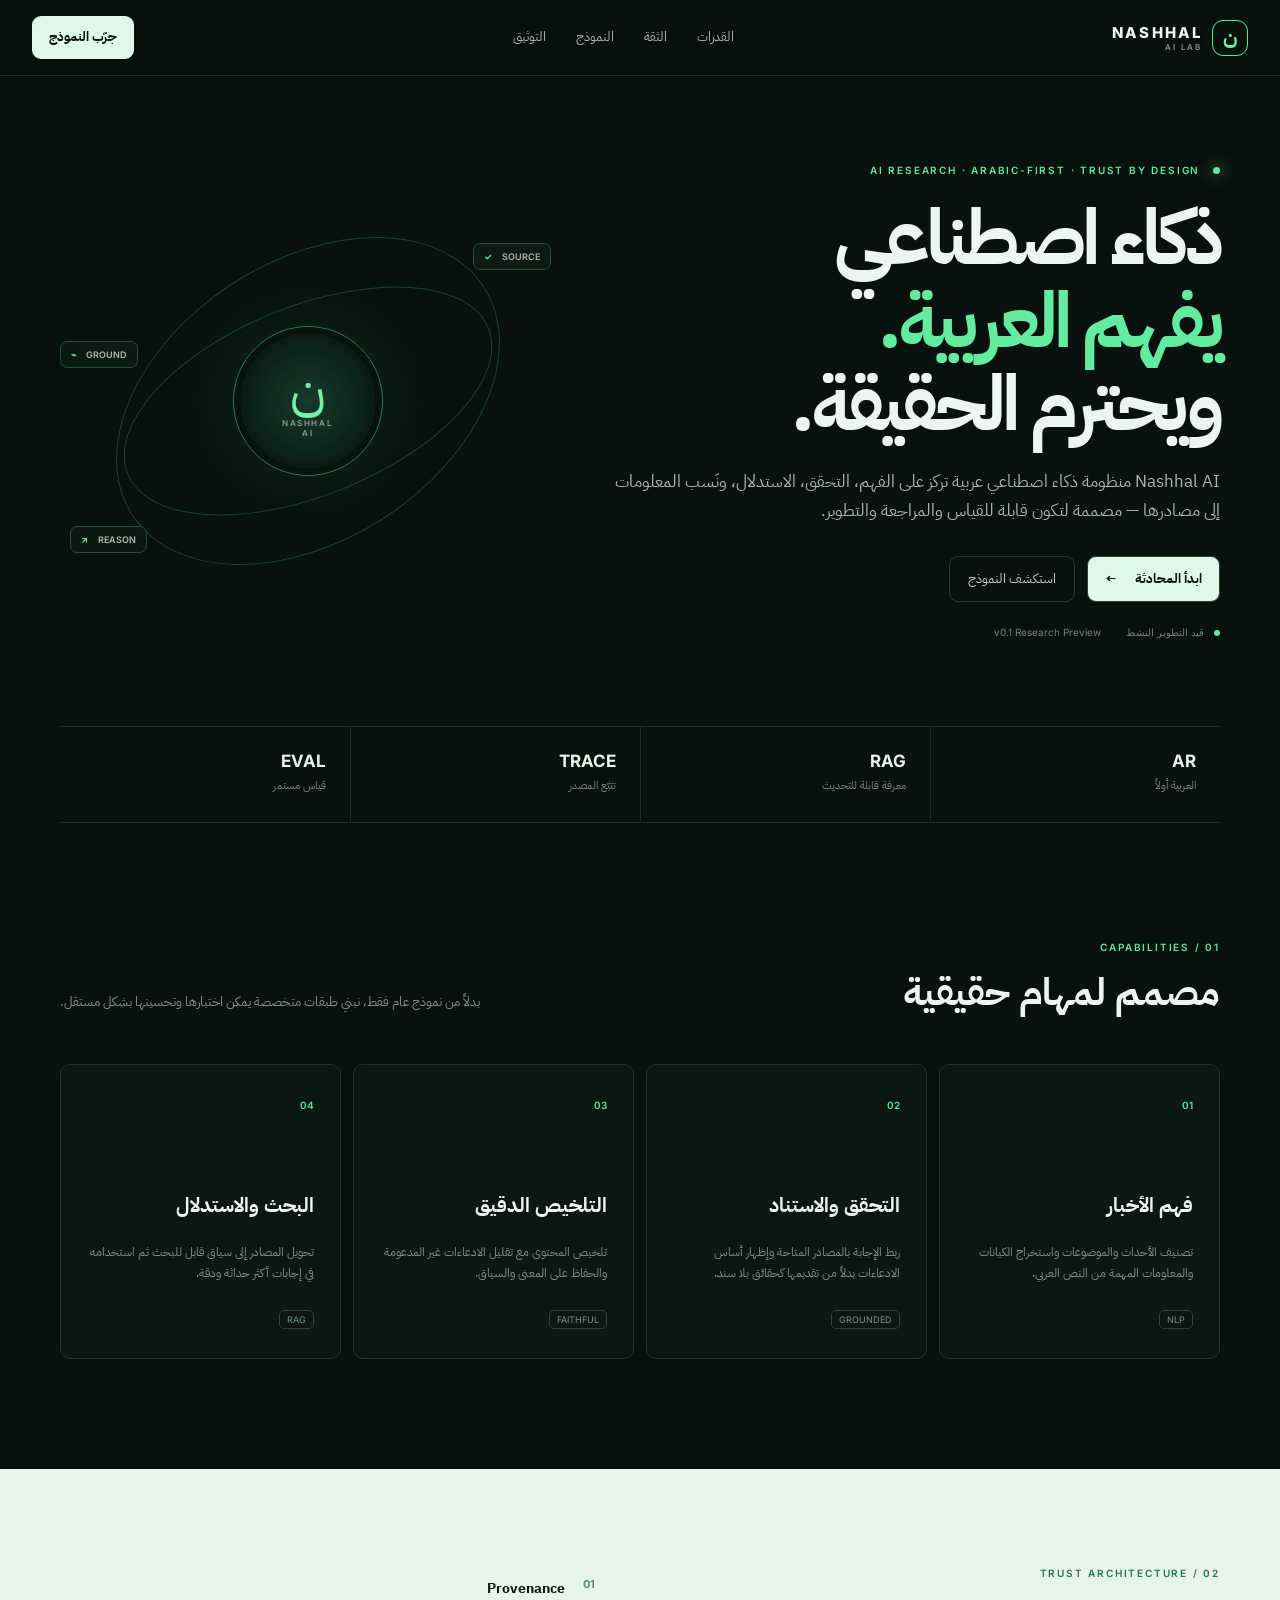
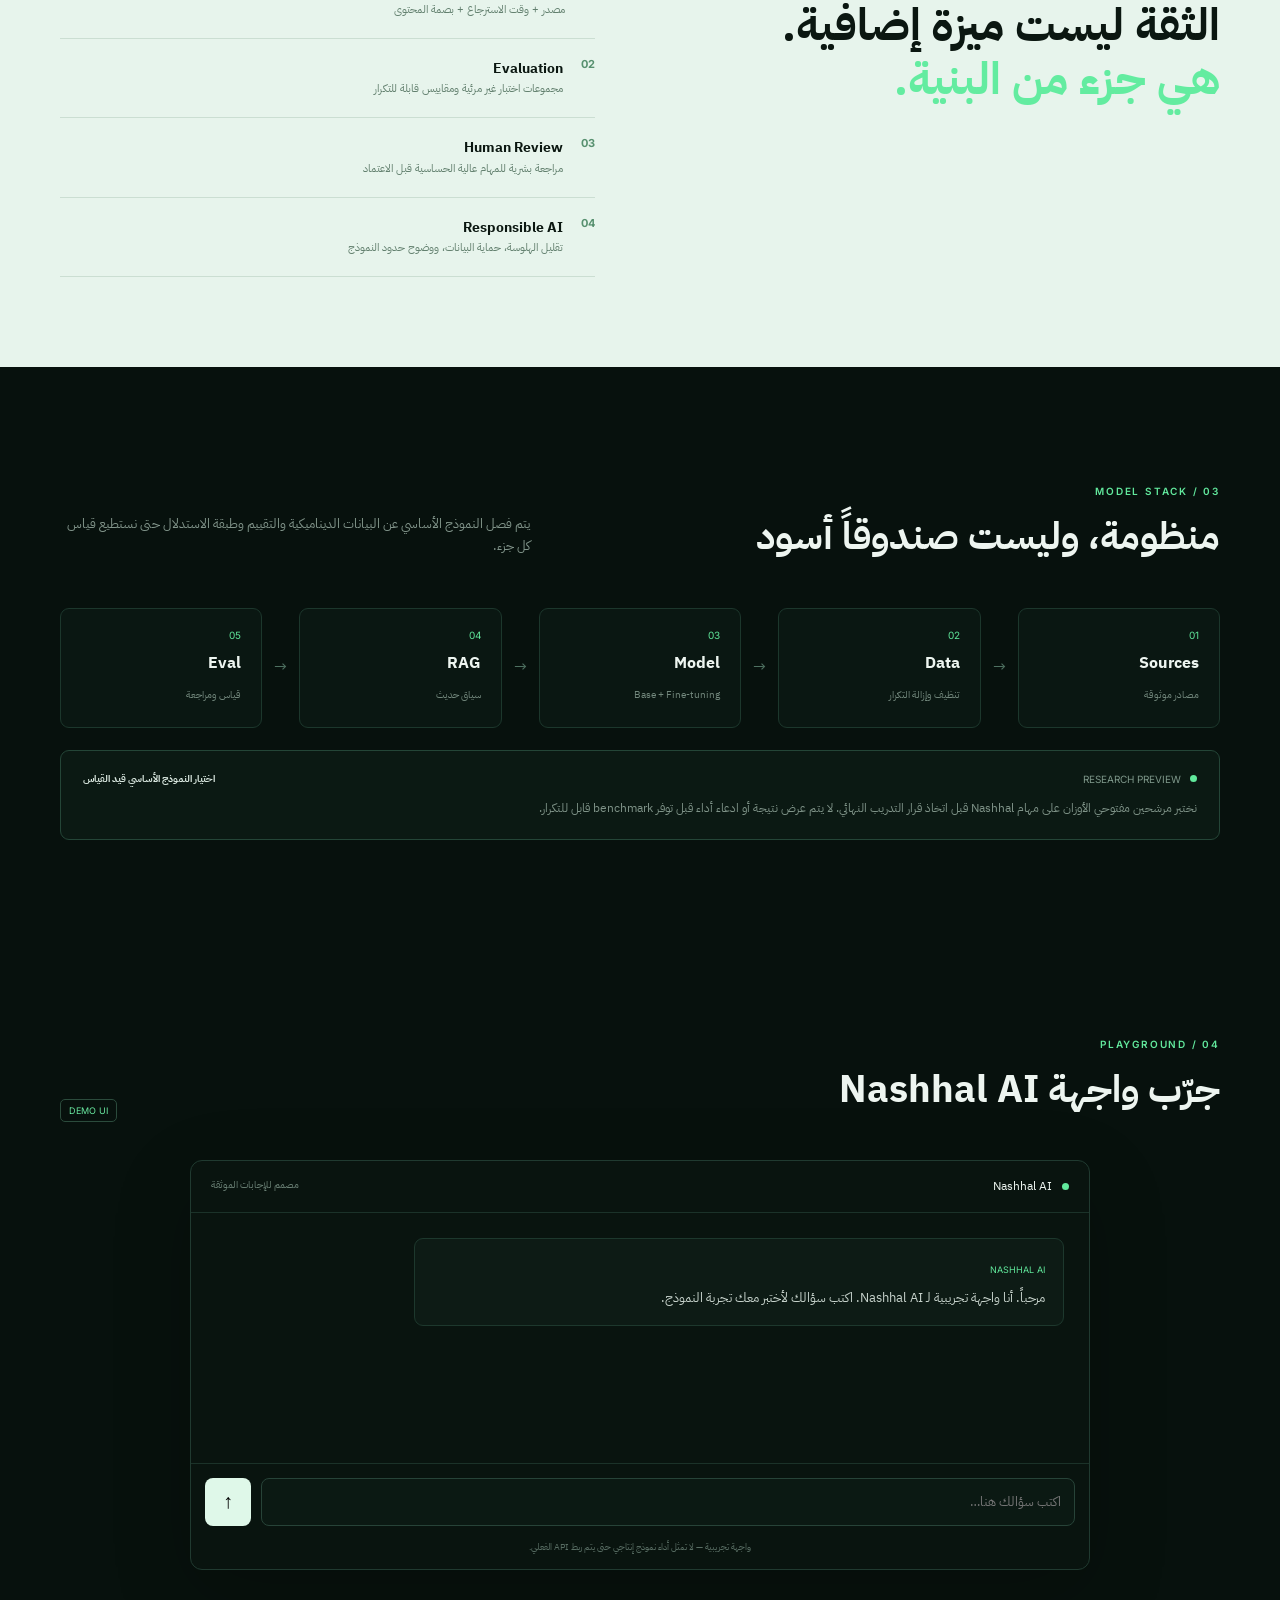
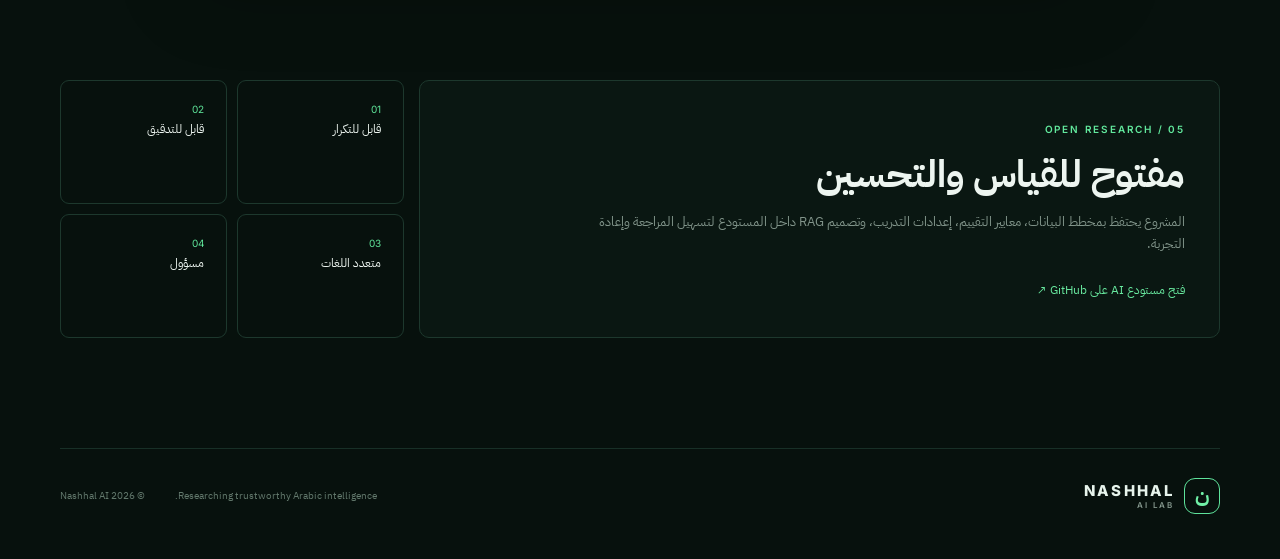
<file: ai/index.html>
<!doctype html>
<html lang="ar" dir="rtl">
<head>
  <meta charset="utf-8">
  <meta name="viewport" content="width=device-width, initial-scale=1">
  <meta name="description" content="Nashhal AI — منصة النموذج الذكي العربي المبنية للمعرفة الموثقة والذكاء الاصطناعي المسؤول.">
  <meta name="theme-color" content="#07110d">
  <title>Nashhal AI — الذكاء الاصطناعي الموثوق</title>
  <link rel="preconnect" href="https://fonts.googleapis.com">
  <link rel="preconnect" href="https://fonts.gstatic.com" crossorigin>
  <link href="https://fonts.googleapis.com/css2?family=IBM+Plex+Sans+Arabic:wght@400;500;600;700&family=Inter:wght@500;600;700;800&display=swap" rel="stylesheet">
  <link rel="stylesheet" href="styles.css">
</head>
<body>
  <header class="topbar">
    <a class="brand" href="#top" aria-label="Nashhal AI">
      <span class="mark">ن</span>
      <span><strong>NASHHAL</strong><small>AI LAB</small></span>
    </a>
    <nav>
      <a href="#capabilities">القدرات</a>
      <a href="#trust">الثقة</a>
      <a href="#model">النموذج</a>
      <a href="#docs">التوثيق</a>
    </nav>
    <a class="nav-cta" href="#playground">جرّب النموذج</a>
  </header>

  <main id="top">
    <section class="hero shell">
      <div class="hero-copy">
        <div class="eyebrow"><i></i> AI RESEARCH · ARABIC-FIRST · TRUST BY DESIGN</div>
        <h1>ذكاء اصطناعي<br><em>يفهم العربية.</em><br>ويحترم الحقيقة.</h1>
        <p class="lead">Nashhal AI منظومة ذكاء اصطناعي عربية تركز على الفهم، التحقق، الاستدلال، ونَسب المعلومات إلى مصادرها — مصممة لتكون قابلة للقياس والمراجعة والتطوير.</p>
        <div class="hero-actions">
          <a class="button primary" href="#playground">ابدأ المحادثة <span>←</span></a>
          <a class="button ghost" href="#model">استكشف النموذج</a>
        </div>
        <div class="hero-meta"><span><b></b> قيد التطوير النشط</span><span>v0.1 Research Preview</span></div>
      </div>
      <div class="hero-visual" aria-label="Nashhal AI system visualization">
        <div class="orbital orbital-a"></div><div class="orbital orbital-b"></div>
        <div class="core"><span>ن</span><small>NASHHAL<br>AI</small></div>
        <div class="signal s1">SOURCE <b>✓</b></div>
        <div class="signal s2">REASON <b>↗</b></div>
        <div class="signal s3">GROUND <b>⌁</b></div>
      </div>
    </section>

    <section class="metrics shell" aria-label="Model principles">
      <div><strong>AR</strong><span>العربية أولاً</span></div>
      <div><strong>RAG</strong><span>معرفة قابلة للتحديث</span></div>
      <div><strong>TRACE</strong><span>تتبّع المصدر</span></div>
      <div><strong>EVAL</strong><span>قياس مستمر</span></div>
    </section>

    <section id="capabilities" class="section shell">
      <div class="section-head"><div><span class="kicker">01 / CAPABILITIES</span><h2>مصمم لمهام حقيقية</h2></div><p>بدلاً من نموذج عام فقط، نبني طبقات متخصصة يمكن اختبارها وتحسينها بشكل مستقل.</p></div>
      <div class="cards">
        <article class="card"><span class="num">01</span><h3>فهم الأخبار</h3><p>تصنيف الأحداث والموضوعات واستخراج الكيانات والمعلومات المهمة من النص العربي.</p><span class="tag">NLP</span></article>
        <article class="card"><span class="num">02</span><h3>التحقق والاستناد</h3><p>ربط الإجابة بالمصادر المتاحة وإظهار أساس الادعاءات بدلاً من تقديمها كحقائق بلا سند.</p><span class="tag">GROUNDED</span></article>
        <article class="card"><span class="num">03</span><h3>التلخيص الدقيق</h3><p>تلخيص المحتوى مع تقليل الادعاءات غير المدعومة والحفاظ على المعنى والسياق.</p><span class="tag">FAITHFUL</span></article>
        <article class="card"><span class="num">04</span><h3>البحث والاستدلال</h3><p>تحويل المصادر إلى سياق قابل للبحث ثم استخدامه في إجابات أكثر حداثة ودقة.</p><span class="tag">RAG</span></article>
      </div>
    </section>

    <section id="trust" class="trust-band">
      <div class="shell trust-grid">
        <div><span class="kicker">02 / TRUST ARCHITECTURE</span><h2>الثقة ليست ميزة إضافية.<br><em>هي جزء من البنية.</em></h2></div>
        <div class="trust-list">
          <div><b>01</b><span><strong>Provenance</strong><small>مصدر + وقت الاسترجاع + بصمة المحتوى</small></span></div>
          <div><b>02</b><span><strong>Evaluation</strong><small>مجموعات اختبار غير مرئية ومقاييس قابلة للتكرار</small></span></div>
          <div><b>03</b><span><strong>Human Review</strong><small>مراجعة بشرية للمهام عالية الحساسية قبل الاعتماد</small></span></div>
          <div><b>04</b><span><strong>Responsible AI</strong><small>تقليل الهلوسة، حماية البيانات، ووضوح حدود النموذج</small></span></div>
        </div>
      </div>
    </section>

    <section id="model" class="section shell model-section">
      <div class="section-head"><div><span class="kicker">03 / MODEL STACK</span><h2>منظومة، وليست صندوقاً أسود</h2></div><p>يتم فصل النموذج الأساسي عن البيانات الديناميكية والتقييم وطبقة الاستدلال حتى نستطيع قياس كل جزء.</p></div>
      <div class="pipeline">
        <div><span>01</span><b>Sources</b><small>مصادر موثوقة</small></div><i>→</i>
        <div><span>02</span><b>Data</b><small>تنظيف وإزالة التكرار</small></div><i>→</i>
        <div><span>03</span><b>Model</b><small>Base + Fine-tuning</small></div><i>→</i>
        <div><span>04</span><b>RAG</b><small>سياق حديث</small></div><i>→</i>
        <div><span>05</span><b>Eval</b><small>قياس ومراجعة</small></div>
      </div>
      <div class="model-panel">
        <div><span class="status-dot"></span><span>RESEARCH PREVIEW</span><b>اختيار النموذج الأساسي قيد القياس</b></div>
        <p>نختبر مرشحين مفتوحي الأوزان على مهام Nashhal قبل اتخاذ قرار التدريب النهائي. لا يتم عرض نتيجة أو ادعاء أداء قبل توفر benchmark قابل للتكرار.</p>
      </div>
    </section>

    <section id="playground" class="playground shell">
      <div class="play-head"><div><span class="kicker">04 / PLAYGROUND</span><h2>جرّب واجهة Nashhal AI</h2></div><span class="preview-badge">DEMO UI</span></div>
      <div class="chat-window">
        <div class="chat-top"><span><i></i> Nashhal AI</span><small>مصمم للإجابات الموثقة</small></div>
        <div class="messages" id="messages">
          <div class="msg assistant"><small>NASHHAL AI</small><p>مرحباً. أنا واجهة تجريبية لـ Nashhal AI. اكتب سؤالك لأختبر معك تجربة النموذج.</p></div>
        </div>
        <form class="composer" id="composer">
          <input id="prompt" autocomplete="off" placeholder="اكتب سؤالك هنا…" aria-label="سؤالك">
          <button type="submit" aria-label="إرسال">↑</button>
        </form>
        <div class="chat-note">واجهة تجريبية — لا تمثل أداء نموذج إنتاجي حتى يتم ربط API الفعلي.</div>
      </div>
    </section>

    <section id="docs" class="section shell docs">
      <div class="doc-card"><span class="kicker">05 / OPEN RESEARCH</span><h2>مفتوح للقياس والتحسين</h2><p>المشروع يحتفظ بمخطط البيانات، معايير التقييم، إعدادات التدريب، وتصميم RAG داخل المستودع لتسهيل المراجعة وإعادة التجربة.</p><a href="https://github.com/nashhal/nashhal/tree/main/ai" target="_blank" rel="noopener">فتح مستودع AI على GitHub ↗</a></div>
      <div class="principles"><div><b>01</b><span>قابل للتكرار</span></div><div><b>02</b><span>قابل للتدقيق</span></div><div><b>03</b><span>متعدد اللغات</span></div><div><b>04</b><span>مسؤول</span></div></div>
    </section>
  </main>

  <footer class="footer shell"><div class="brand"><span class="mark">ن</span><span><strong>NASHHAL</strong><small>AI LAB</small></span></div><p>Researching trustworthy Arabic intelligence.</p><span>© <span id="year"></span> Nashhal AI</span></footer>
  <script src="app.js"></script>
</body>
</html>
</file>
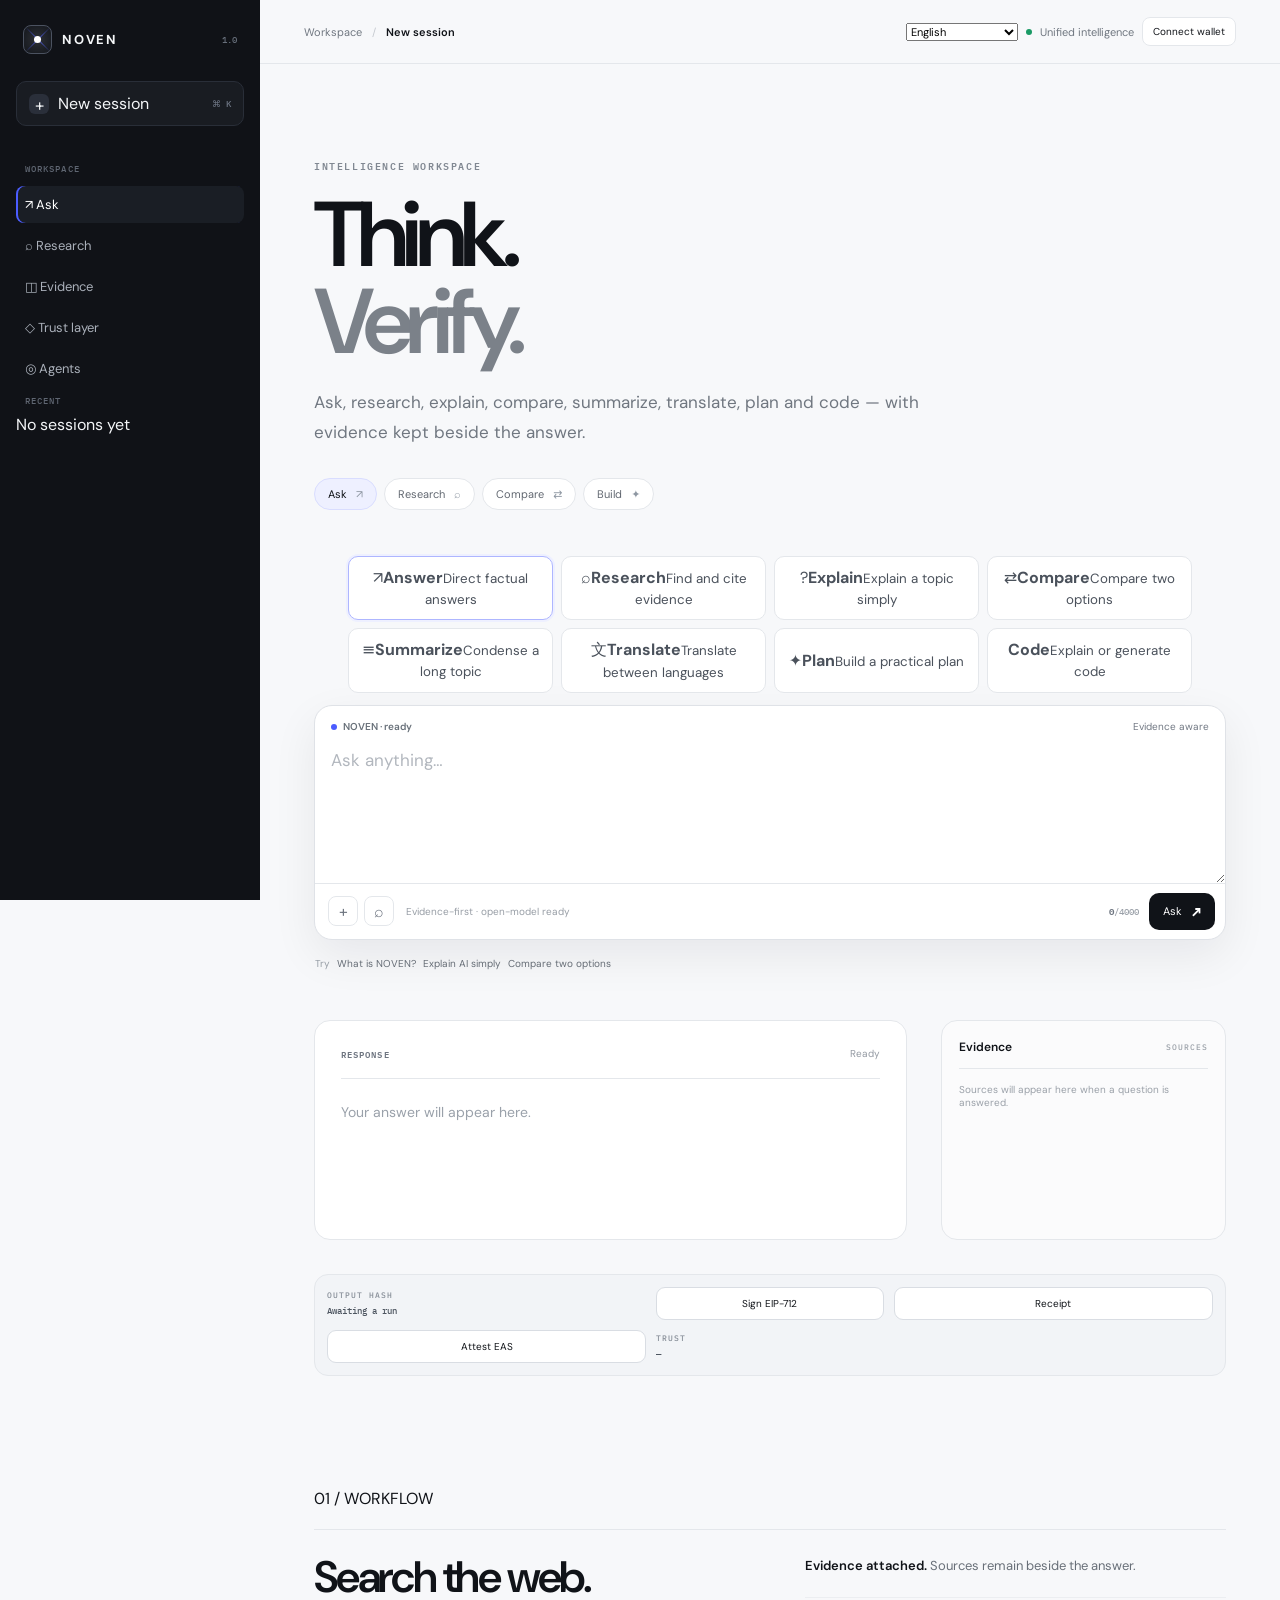
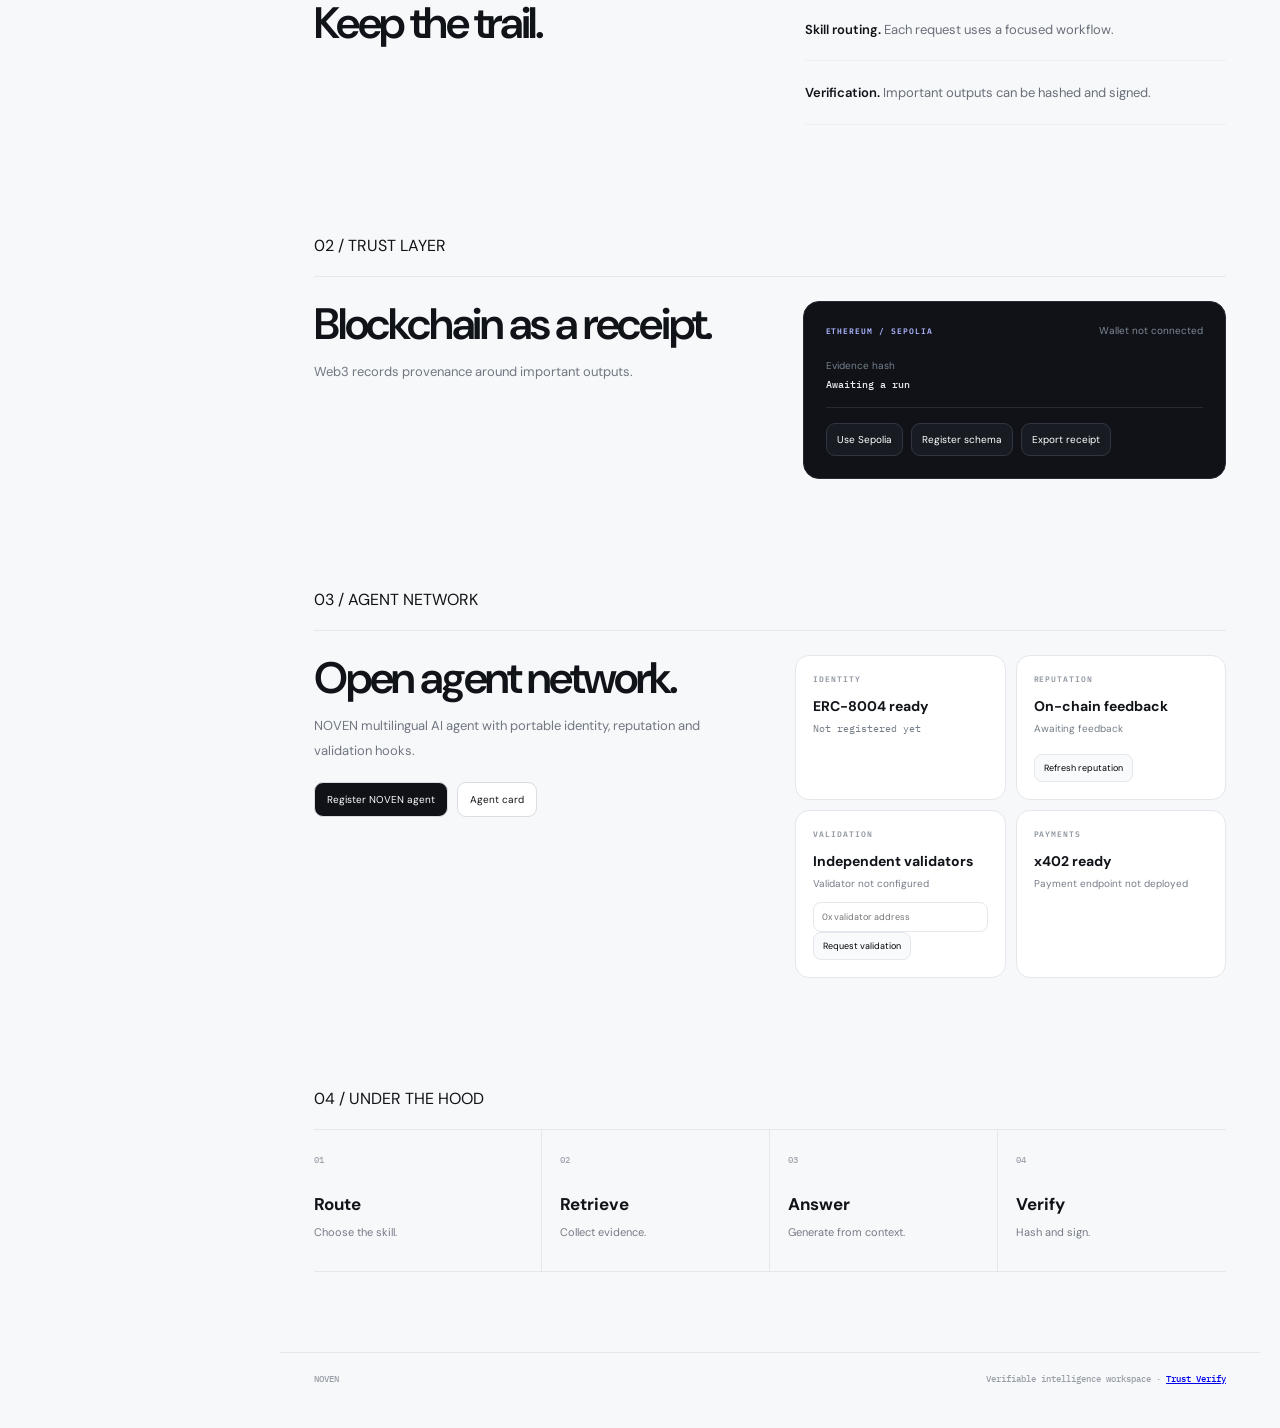
<file: ai/site/index.html>
<!doctype html><html lang="en" dir="ltr"><head><meta charset="utf-8"><meta name="viewport" content="width=device-width,initial-scale=1,viewport-fit=cover"><meta name="theme-color" content="#f7f8fa"><meta name="description" content="NOVEN — a multilingual verifiable intelligence workspace and AI agent network."><title>NOVEN — Verifiable Intelligence</title><link rel="preconnect" href="https://fonts.googleapis.com"><link rel="preconnect" href="https://fonts.gstatic.com" crossorigin><link href="https://fonts.googleapis.com/css2?family=DM+Sans:wght@400;500;600;700&family=IBM+Plex+Mono:wght@400;500;600&display=swap" rel="stylesheet"><link rel="stylesheet" href="styles.css?v=20260914-51"><style>.skill-rail{display:grid;grid-template-columns:repeat(4,minmax(0,1fr));gap:8px;max-width:980px;margin:0 auto 12px;padding:0 34px}.skill-pill{border:1px solid var(--line);background:#fff;color:#4a515b;border-radius:10px;padding:10px;cursor:pointer}.skill-pill.active{border-color:#aeb6ff;box-shadow:0 0 0 2px #eef0ff}@media(max-width:760px){.skill-rail{grid-template-columns:repeat(2,1fr);padding:0 24px}}</style></head><body><div class="app-shell"><aside class="sidebar"><div class="brand-row"><a class="brand" href="./"><span class="brand-mark" aria-hidden="true"><span></span></span><span class="brand-word">NOVEN</span></a><span class="version">1.0</span></div><button class="new-chat" type="button"><span class="plus">+</span><span>New session</span><kbd>⌘ K</kbd></button><nav class="side-nav"><span class="nav-caption">WORKSPACE</span><a class="nav-item active" href="#ask">↗ Ask</a><a class="nav-item" href="#research">⌕ Research</a><a class="nav-item" href="#evidence">◫ Evidence</a><a class="nav-item" href="#web3">◇ Trust layer</a><a class="nav-item" href="#agents">◎ Agents</a></nav><div class="history-block"><div class="nav-caption">RECENT</div><div class="history-list"><span class="history-empty">No sessions yet</span></div></div></aside><main class="main"><header class="topbar"><div class="crumb"><span>Workspace</span><b>/</b><strong>New session</strong></div><div class="top-actions"><span class="secure-dot"></span><span>Unified intelligence</span><button id="walletButton" type="button" class="wallet-button">Connect wallet</button></div></header><section class="hero" id="ask"><div class="eyebrow">INTELLIGENCE WORKSPACE</div><h1>Think.<br><span>Verify.</span></h1><p>Ask, research, explain, compare, summarize, translate, plan and code — with evidence kept beside the answer.</p><div class="mode-row"><button class="mode active" type="button" data-skill="answer">Ask <span>↗</span></button><button class="mode" type="button" data-skill="research">Research <span>⌕</span></button><button class="mode" type="button" data-skill="compare">Compare <span>⇄</span></button><button class="mode" type="button" data-skill="plan">Build <span>✦</span></button></div></section><section class="composer-wrap"><div id="skillHost"></div><form id="chatForm" class="composer"><div class="composer-head"><span class="model-chip"><span class="model-dot"></span>NOVEN · Unified runtime</span><span class="context-chip">Evidence aware</span></div><textarea id="question" maxlength="4000" placeholder="Ask anything…" required></textarea><div class="composer-footer"><div class="composer-tools"><button type="button" class="tool-button" id="attachButton">+</button><button type="button" class="tool-button" id="searchButton">⌕</button><span class="helper">Evidence-first · open-model ready</span></div><div class="send-side"><span class="counter"><b id="charCount">0</b>/4000</span><button id="send" type="submit" class="send-button"><span>Ask</span><b>↗</b></button></div></div></form><div class="suggestions"><span>Try</span><button type="button" class="suggestion" data-question="What is NOVEN?">What is NOVEN?</button><button type="button" class="suggestion" data-question="Explain artificial intelligence simply">Explain AI simply</button><button type="button" class="suggestion" data-question="Compare Kenya and Saudi Arabia for studying">Compare two options</button></div></section><section id="result" class="response-panel hidden" aria-live="polite"><div class="response-main"><div class="response-meta"><span class="label">RESPONSE</span><span>Ready</span></div><div id="answer" class="answer"></div></div><aside class="evidence" id="evidence"><div class="evidence-head"><span>Evidence</span><small id="evidenceState">SOURCES</small></div><div id="sources" class="sources"></div></aside><div class="verification-strip"><div><span class="verification-label">OUTPUT HASH</span><code id="verificationHash">Awaiting a run</code></div><button id="verifyWalletButton" type="button">Sign EIP-712</button><button id="downloadReceiptButton" type="button">Receipt</button><button id="anchorButton" type="button">Attest EAS</button><div><span class="verification-label">TRUST</span><code id="verificationSignature">—</code></div></div></section><section id="research" class="section-block"><div class="section-kicker">01 / WORKFLOW</div><div class="section-layout"><div><h2>Search the web.<br>Keep the trail.</h2></div><div class="principles"><p><strong>Evidence attached.</strong> Sources remain beside the answer.</p><p><strong>Skill routing.</strong> Each request uses a focused workflow.</p><p><strong>Verification.</strong> Important outputs can be hashed and signed.</p></div></div></section><section id="web3" class="web3-section"><div class="section-kicker">02 / TRUST LAYER</div><div class="web3-grid"><div><h2>Blockchain as a receipt.</h2><p>Web3 records provenance around important outputs.</p></div><div class="web3-card"><div class="web3-top"><span class="chain-pill">ETHEREUM / SEPOLIA</span><span id="web3Status">Wallet not connected</span></div><div class="web3-line"><span>Evidence hash</span><code id="web3Hash">Awaiting a run</code></div><div class="web3-actions"><button id="sepoliaButton" type="button">Use Sepolia</button><button id="registerSchemaButton" type="button">Register schema</button><button id="downloadReceiptButton2" type="button">Export receipt</button></div></div></div></section><section id="agents" class="agent-section"><div class="section-kicker">03 / AGENT NETWORK</div><div class="agent-layout"><div><h2>Open agent network.</h2><p class="agent-intro">NOVEN multilingual AI agent with portable identity, reputation and validation hooks.</p><div class="agent-actions"><button id="registerAgentButton" type="button">Register NOVEN agent</button><a class="agent-link" href="agent-card.json" target="_blank" rel="noopener">Agent card</a></div></div><div class="agent-grid"><div class="agent-card"><span class="agent-label">IDENTITY</span><strong id="agentIdentityStatus">ERC-8004 ready</strong><code id="agentIdValue">Not registered yet</code></div><div class="agent-card"><span class="agent-label">REPUTATION</span><strong>On-chain feedback</strong><span id="agentReputationStatus">Awaiting feedback</span><button id="refreshReputationButton" type="button">Refresh reputation</button></div><div class="agent-card"><span class="agent-label">VALIDATION</span><strong>Independent validators</strong><span id="agentValidationStatus">Validator not configured</span><input id="validatorAddress" placeholder="0x validator address"><button id="requestValidationButton" type="button">Request validation</button></div><div class="agent-card"><span class="agent-label">PAYMENTS</span><strong>x402 ready</strong><span id="x402StatusText">Payment endpoint not deployed</span></div></div></div></section><section id="system" class="system-section"><div class="section-kicker">04 / UNDER THE HOOD</div><div class="system-grid"><div><div class="system-number">01</div><h3>Route</h3><p>Choose the skill.</p></div><div><div class="system-number">02</div><h3>Retrieve</h3><p>Collect evidence.</p></div><div><div class="system-number">03</div><h3>Answer</h3><p>Generate from context.</p></div><div><div class="system-number">04</div><h3>Verify</h3><p>Hash and sign.</p></div></div></section><footer><span>NOVEN</span><span>Verifiable intelligence workspace · <a href="trust.html">Trust Verify</a></span></footer></main></div><script src="app-config.js?v=20260914-51"></script><script src="settings.js?v=20260914-51"></script><script src="i18n-safe.js?v=20260914-51"></script><script src="BOOT.js?v=20260914-51"></script></body></html>
</file>
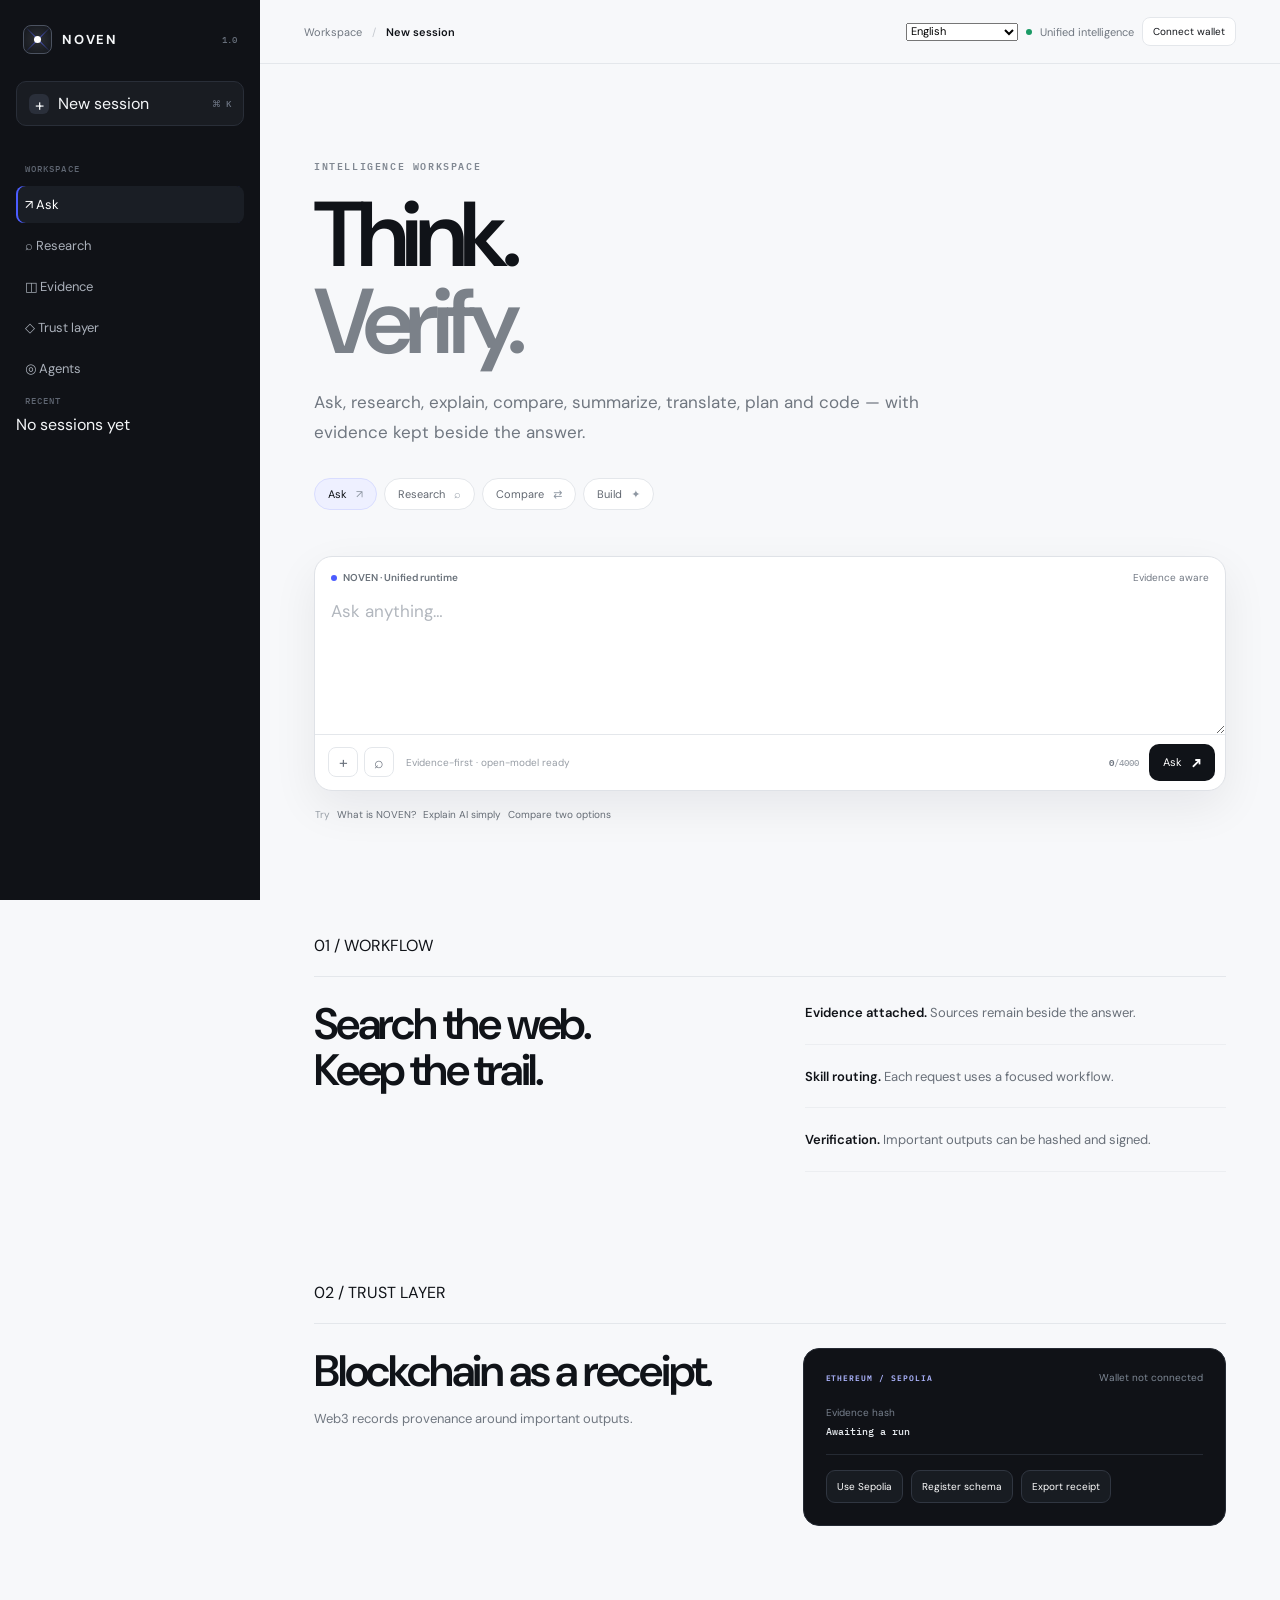
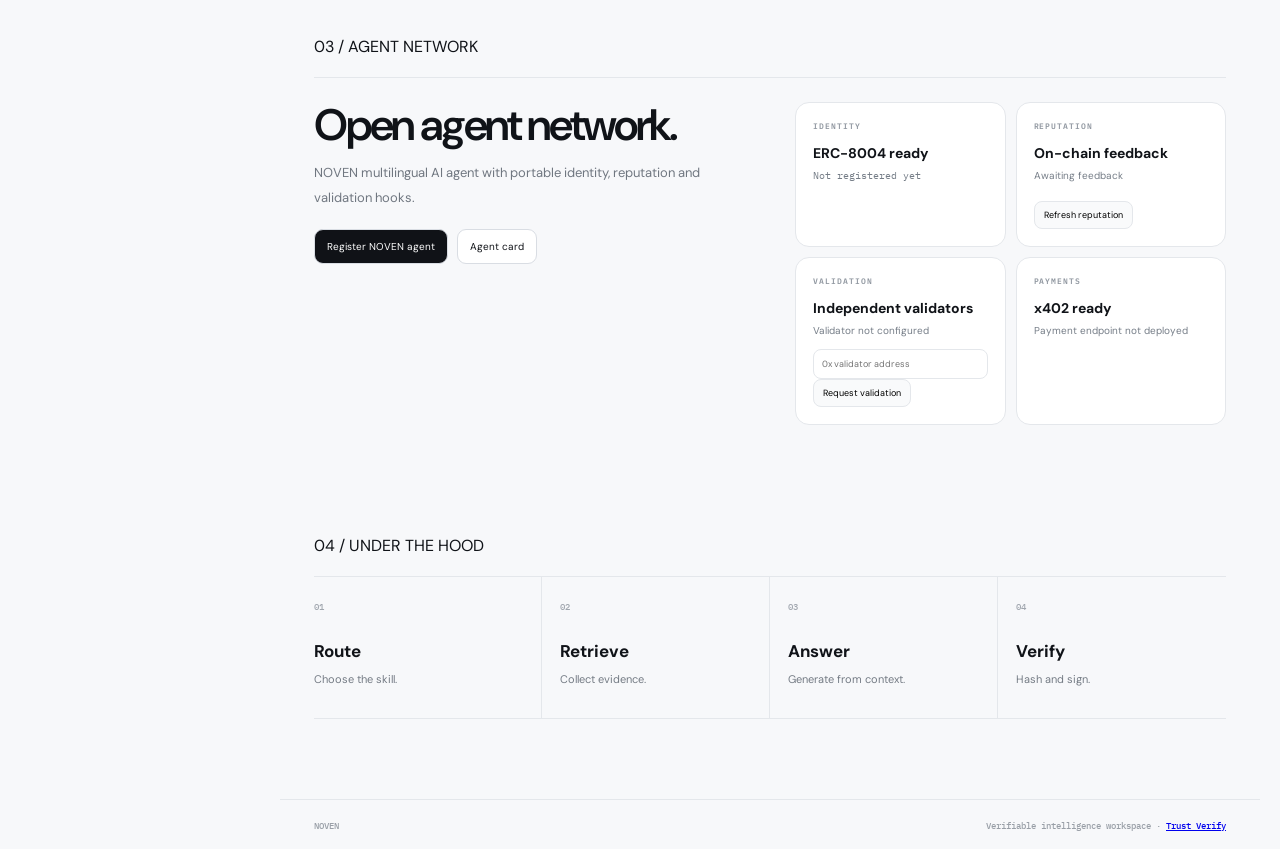
<file: ai.html>
<!doctype html>
<html lang="ar" dir="rtl">
<head>
  <meta charset="utf-8">
  <meta name="viewport" content="width=device-width,initial-scale=1">
  <meta http-equiv="refresh" content="0; url=ai/site/">
  <link rel="canonical" href="ai/site/">
  <title>Nashhal AI</title>
</head>
<body>
  <p>جاري فتح Nashhal AI…</p>
  <p><a href="ai/site/">فتح Nashhal AI</a></p>
</body>
</html>
</file>
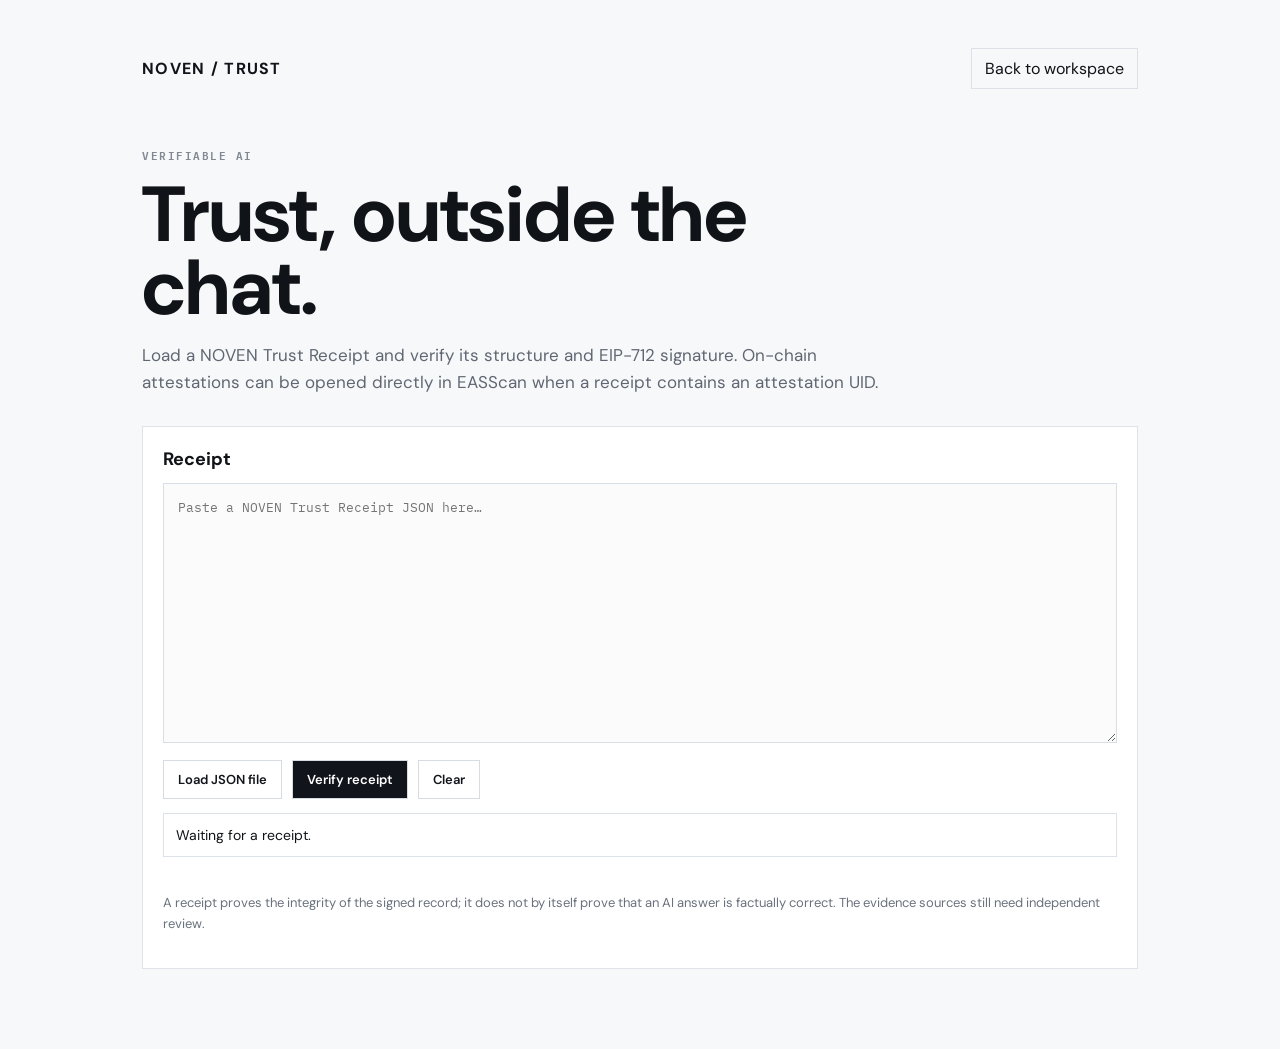
<file: ai/site/trust.html>
<!doctype html>
<html lang="en" dir="ltr">
<head>
  <meta charset="utf-8">
  <meta name="viewport" content="width=device-width,initial-scale=1">
  <meta name="theme-color" content="#f7f8fa">
  <title>NOVEN Trust Verify</title>
  <link rel="preconnect" href="https://fonts.googleapis.com">
  <link rel="preconnect" href="https://fonts.gstatic.com" crossorigin>
  <link href="https://fonts.googleapis.com/css2?family=DM+Sans:wght@400;500;600;700&family=IBM+Plex+Mono:wght@400;500;600&display=swap" rel="stylesheet">
  <link rel="stylesheet" href="styles.css?v=20260914-13">
  <style>
    body{min-height:100vh;background:#f7f8fa;color:#101318}.trust-page{max-width:1040px;margin:0 auto;padding:48px 22px 80px}.trust-top{display:flex;justify-content:space-between;align-items:center;gap:20px;margin-bottom:56px}.trust-brand{font-weight:700;letter-spacing:.08em}.trust-back{color:inherit;text-decoration:none;border:1px solid #dde1e7;padding:9px 13px}.trust-hero{max-width:760px;margin-bottom:30px}.trust-hero .eyebrow{font:600 11px "IBM Plex Mono",monospace;letter-spacing:.14em}.trust-hero h1{font-size:clamp(42px,7vw,78px);line-height:.94;margin:14px 0}.trust-hero p{color:#606772;font-size:17px;line-height:1.6}.trust-card{background:#fff;border:1px solid #dfe3e9;padding:20px;margin-top:18px}.trust-card h2{font-size:18px;margin:0 0 12px}.trust-card textarea{width:100%;min-height:260px;border:1px solid #d9dde4;background:#fbfbfc;padding:14px;font:13px/1.55 "IBM Plex Mono",monospace;box-sizing:border-box;resize:vertical}.trust-actions{display:flex;gap:10px;flex-wrap:wrap;margin-top:12px}.trust-actions button,.trust-actions label{font:600 13px "DM Sans",sans-serif;border:1px solid #d7dce3;background:#11151b;color:#fff;padding:10px 14px;cursor:pointer}.trust-actions .secondary{background:#fff;color:#11151b}.trust-actions input{display:none}.trust-result{margin-top:18px;display:grid;grid-template-columns:1fr 1fr;gap:12px}.trust-field{background:#f8f9fb;border:1px solid #e2e6ec;padding:13px}.trust-field span{display:block;color:#777f89;font:11px "IBM Plex Mono",monospace;text-transform:uppercase;letter-spacing:.08em;margin-bottom:7px}.trust-field code{font:12px/1.5 "IBM Plex Mono",monospace;word-break:break-all}.trust-status{margin-top:14px;padding:12px;border:1px solid #dde2e8;font-size:14px}.trust-status[data-tone=success]{border-color:#9ac6a6}.trust-status[data-tone=warning]{border-color:#d7b983}.trust-note{color:#69727d;font-size:13px;line-height:1.6;margin-top:18px}@media(max-width:720px){.trust-result{grid-template-columns:1fr}.trust-top{align-items:flex-start;flex-direction:column}}
  </style>
</head>
<body>
  <main class="trust-page">
    <header class="trust-top"><div class="trust-brand">NOVEN / TRUST</div><a class="trust-back" href="./">Back to workspace</a></header>
    <section class="trust-hero"><div class="eyebrow">VERIFIABLE AI</div><h1>Trust, outside the chat.</h1><p>Load a NOVEN Trust Receipt and verify its structure and EIP-712 signature. On-chain attestations can be opened directly in EASScan when a receipt contains an attestation UID.</p></section>
    <section class="trust-card">
      <h2>Receipt</h2>
      <textarea id="receiptInput" spellcheck="false" placeholder='Paste a NOVEN Trust Receipt JSON here…'></textarea>
      <div class="trust-actions"><label class="secondary">Load JSON file<input id="receiptFile" type="file" accept="application/json,.json"></label><button id="verifyButton" type="button">Verify receipt</button><button id="clearButton" class="secondary" type="button">Clear</button></div>
      <div id="trustStatus" class="trust-status">Waiting for a receipt.</div>
      <div id="trustResult" class="trust-result" hidden></div>
      <p class="trust-note">A receipt proves the integrity of the signed record; it does not by itself prove that an AI answer is factually correct. The evidence sources still need independent review.</p>
    </section>
  </main>
  <script>
    const input=document.getElementById('receiptInput');const file=document.getElementById('receiptFile');const verify=document.getElementById('verifyButton');const clear=document.getElementById('clearButton');const status=document.getElementById('trustStatus');const result=document.getElementById('trustResult');
    const esc=(v)=>String(v??'—').replace(/[&<>\"]/g,c=>({'&':'&amp;','<':'&lt;','>':'&gt;','"':'&quot;'}[c]));
    const short=(v)=>v&&v.length>42?`${v.slice(0,18)}…${v.slice(-10)}`:(v||'—');
    const showStatus=(text,tone='neutral')=>{status.textContent=text;status.dataset.tone=tone;};
    const fields=(items)=>{result.hidden=false;result.innerHTML=items.map(([name,value])=>`<div class="trust-field"><span>${esc(name)}</span><code>${esc(value)}</code></div>`).join('');};
    async function loadEthers(){return import('https://cdn.jsdelivr.net/npm/ethers@6.15.0/+esm');}
    async function verifyReceipt(){
      try{
        const data=JSON.parse(input.value.trim());
        if(data.protocol!=='NOVEN Trust Receipt v1') throw new Error('Not a NOVEN Trust Receipt v1 file');
        fields([['Run ID',data.runId],['Created',data.createdAt],['Question hash',short(data.questionHash)],['Answer hash',short(data.answerHash)],['Evidence hash',short(data.evidenceHash)],['Model hash',short(data.modelHash)],['Sources',Array.isArray(data.sources)?data.sources.length:0],['Signature',data.signature?short(data.signature):'Not signed'],['Attestation',data.attestation?.uid?short(data.attestation.uid):'Not attested']]);
        if(data.signature&&data.typedData){
          const ethers=await loadEthers();
          const recovered=ethers.verifyTypedData(data.typedData.domain,{NovenRun:data.typedData.types.NovenRun},data.typedData.message,data.signature);
          showStatus(`EIP-712 signature is cryptographically valid. Signer: ${recovered}`,'success');
        }else showStatus('Receipt structure is valid. No EIP-712 signature was included.','warning');
        if(data.attestation?.easscan){
          status.innerHTML+=` · <a href="${esc(data.attestation.easscan)}" target="_blank" rel="noopener noreferrer">Open EASScan</a>`;
          if(data.attestation.explorer) status.innerHTML+=` · <a href="${esc(data.attestation.explorer)}" target="_blank" rel="noopener noreferrer">Transaction</a>`;
        }
      }catch(error){result.hidden=true;showStatus(error?.message||'Could not verify receipt','warning');}
    }
    verify.addEventListener('click',verifyReceipt);
    clear.addEventListener('click',()=>{input.value='';result.hidden=true;showStatus('Waiting for a receipt.');});
    file.addEventListener('change',async()=>{const f=file.files?.[0];if(!f)return;input.value=await f.text();verifyReceipt();});
  </script>
</body>
</html>
</file>
<file: ai/styles.css>
*{box-sizing:border-box}html{scroll-behavior:smooth}body{margin:0;background:#07110d;color:#edf5f0;font-family:"IBM Plex Sans Arabic",sans-serif;line-height:1.7}a{color:inherit;text-decoration:none}.shell{width:min(1160px,calc(100% - 48px));margin:auto}.topbar{height:76px;display:flex;align-items:center;justify-content:space-between;padding:0 32px;border-bottom:1px solid #183027;background:rgba(7,17,13,.88);backdrop-filter:blur(18px);position:sticky;top:0;z-index:20}.brand{display:flex;align-items:center;gap:10px}.brand strong{display:block;font:800 15px Inter,sans-serif;letter-spacing:.14em}.brand small{display:block;color:#84978d;font:600 8px Inter,sans-serif;letter-spacing:.22em}.mark{width:36px;height:36px;border:1px solid #5ee39b;border-radius:11px;display:grid;place-items:center;color:#70f1a7;font-size:21px;font-weight:700}.topbar nav{display:flex;gap:30px;color:#a9b8b0;font-size:13px}.topbar nav a:hover{color:#fff}.nav-cta,.button.primary{background:#dff8e9;color:#07110d;border-radius:9px;padding:10px 17px;font-weight:700;font-size:13px}.hero{min-height:650px;display:grid;grid-template-columns:1.1fr .9fr;align-items:center;gap:60px;padding:85px 0}.eyebrow,.kicker{font:600 10px Inter,sans-serif;letter-spacing:.18em;color:#62e99d}.eyebrow i{display:inline-block;width:7px;height:7px;border-radius:50%;background:#62e99d;margin-left:8px;box-shadow:0 0 16px #62e99d}.hero h1{font-size:clamp(48px,6vw,82px);line-height:1.08;letter-spacing:-.05em;margin:22px 0}.hero h1 em,.trust-band em{font-style:normal;color:#63eca0}.lead{max-width:650px;color:#a8b8b0;font-size:17px}.hero-actions{display:flex;gap:12px;margin-top:30px}.button{display:inline-flex;gap:18px;align-items:center;border:1px solid #294138;padding:11px 18px;border-radius:9px;font-size:13px}.button.ghost{color:#c3d0c9}.hero-meta{display:flex;gap:25px;margin-top:24px;color:#71857a;font:10px Inter,sans-serif}.hero-meta b{display:inline-block;width:6px;height:6px;background:#63eca0;border-radius:50%;margin-left:7px}.hero-visual{height:460px;position:relative;display:grid;place-items:center}.orbital{position:absolute;border:1px solid #204336;border-radius:50%;transform:rotate(-22deg)}.orbital-a{width:390px;height:190px}.orbital-b{width:280px;height:420px;transform:rotate(57deg)}.core{width:150px;height:150px;border-radius:50%;background:radial-gradient(circle,#173b2c,#0a1c14 64%,transparent 65%);border:1px solid #397157;display:grid;place-content:center;text-align:center;box-shadow:0 0 90px rgba(76,232,150,.13)}.core span{font-size:54px;color:#75f0aa;line-height:1}.core small{font:600 8px Inter,sans-serif;letter-spacing:.2em;color:#87a497}.signal{position:absolute;padding:7px 10px;border:1px solid #294a3c;background:#0b1b14;border-radius:7px;font:600 9px Inter,sans-serif;color:#a8b9b0}.signal b{color:#65eda1;margin-right:8px}.s1{top:72px;right:4px}.s2{bottom:78px;left:10px}.s3{top:170px;left:0}.metrics{border-top:1px solid #183027;border-bottom:1px solid #183027;display:grid;grid-template-columns:repeat(4,1fr)}.metrics div{padding:24px;border-left:1px solid #183027}.metrics div:last-child{border-left:0}.metrics strong{font:700 17px Inter;color:#e4f6eb;display:block}.metrics span{font-size:11px;color:#71877b}.section{padding:110px 0}.section-head,.play-head{display:flex;justify-content:space-between;align-items:end;gap:30px;margin-bottom:38px}.section h2,.playground h2{font-size:38px;line-height:1.2;margin:10px 0}.section-head p{max-width:470px;color:#82958b;font-size:13px}.cards{display:grid;grid-template-columns:repeat(4,1fr);gap:12px}.card{min-height:290px;padding:26px;border:1px solid #1d382d;background:#0a1712;border-radius:10px;transition:.25s}.card:hover{transform:translateY(-4px);border-color:#376d55}.num{font:600 10px Inter;color:#5fe69a}.card h3{font-size:20px;margin-top:70px}.card p{font-size:12px;color:#7e9187}.tag{display:inline-block;margin-top:15px;border:1px solid #29463a;border-radius:5px;padding:3px 7px;color:#78988a;font:9px Inter}.trust-band{background:#e7f4ec;color:#0b1711;padding:90px 0}.trust-band .kicker{color:#27764d}.trust-grid{display:grid;grid-template-columns:1fr 1fr;gap:90px}.trust-band h2{font-size:45px;line-height:1.2;margin:12px 0}.trust-list>div{display:flex;gap:18px;padding:18px 0;border-bottom:1px solid #cbded2}.trust-list b{font:700 11px Inter;color:#57906f}.trust-list strong,.trust-list small{display:block}.trust-list strong{font-size:14px}.trust-list small{font-size:11px;color:#63806f}.pipeline{display:grid;grid-template-columns:1fr auto 1fr auto 1fr auto 1fr auto 1fr;align-items:center;gap:12px}.pipeline div{padding:20px;border:1px solid #1c372c;border-radius:9px;background:#0a1712}.pipeline span{display:block;color:#5fe69a;font:10px Inter}.pipeline b{display:block;margin:9px 0 3px}.pipeline small{font-size:10px;color:#72877c}.pipeline i{font-style:normal;color:#4e7161}.model-panel{margin-top:22px;padding:20px 22px;border:1px solid #244537;background:#0b1913;border-radius:9px}.model-panel div{display:flex;gap:9px;align-items:center;font:10px Inter;color:#7e978a}.model-panel b{margin-right:auto;color:#d9e7df;font-family:"IBM Plex Sans Arabic"}.status-dot{width:7px;height:7px;border-radius:50%;background:#61e99c}.model-panel p{font-size:12px;color:#7f9388;margin-bottom:0}.playground{padding:80px 0 110px}.preview-badge{font:9px Inter;color:#6aeaa1;border:1px solid #2b4b3c;padding:5px 8px;border-radius:5px}.chat-window{max-width:900px;margin:auto;border:1px solid #203a30;border-radius:12px;background:#09140f;overflow:hidden;box-shadow:0 25px 80px rgba(0,0,0,.2)}.chat-top{padding:15px 20px;border-bottom:1px solid #1b3229;display:flex;justify-content:space-between;font-size:12px}.chat-top i{display:inline-block;width:7px;height:7px;border-radius:50%;background:#61e99c;margin-left:7px}.chat-top small{color:#687e73}.messages{min-height:250px;padding:25px}.msg{max-width:650px;padding:16px 18px;border:1px solid #1d382d;border-radius:9px;background:#0d1b15}.msg small{font:9px Inter;color:#61e99c}.msg p{margin:5px 0 0;font-size:13px;color:#c6d2cb}.composer{display:flex;gap:10px;padding:14px;border-top:1px solid #1b3229}.composer input{flex:1;background:#0b1913;border:1px solid #274338;border-radius:8px;color:#fff;padding:13px;font-family:inherit;outline:none}.composer input:focus{border-color:#54c889}.composer button{width:46px;border:0;border-radius:8px;background:#dff8e9;font-size:20px}.chat-note{text-align:center;color:#586d63;font-size:9px;padding:0 0 14px}.docs{display:grid;grid-template-columns:1.4fr .6fr;gap:15px;padding-top:0}.doc-card{padding:34px;border:1px solid #1d382d;background:#0a1712;border-radius:10px}.doc-card h2{margin:10px 0}.doc-card p{color:#81948a;font-size:13px;max-width:600px}.doc-card a{display:inline-block;margin-top:12px;color:#68e99f;font-size:12px}.principles{display:grid;grid-template-columns:1fr 1fr;gap:10px}.principles div{padding:22px;border:1px solid #1d382d;border-radius:9px}.principles b{display:block;font:10px Inter;color:#5fe69a}.principles span{font-size:12px}.footer{border-top:1px solid #183027;padding:28px 0 45px;display:flex;align-items:center;gap:30px;color:#62786c;font-size:10px}.footer .brand{color:#e7f4ec}.footer p{margin-right:auto}@media(max-width:850px){.topbar nav{display:none}.hero{grid-template-columns:1fr;padding:60px 0}.hero-visual{height:330px}.cards{grid-template-columns:1fr 1fr}.trust-grid,.docs{grid-template-columns:1fr}.pipeline{grid-template-columns:1fr}.pipeline i{display:none}.metrics{grid-template-columns:1fr 1fr}.metrics div:nth-child(2){border-left:0}.trust-band h2{font-size:36px}}@media(max-width:560px){.shell{width:min(100% - 28px,1160px)}.topbar{padding:0 14px}.nav-cta{display:none}.hero h1{font-size:46px}.cards,.metrics{grid-template-columns:1fr}.metrics div{border-left:0;border-bottom:1px solid #183027}.hero-visual{transform:scale(.85);margin:-25px 0}.section{padding:75px 0}.section-head,.play-head{display:block}.hero-actions{flex-wrap:wrap}.footer{display:block}.footer p{margin:15px 0}}
</file>
<file: ai/site/styles.css>
:root{--bg:#f7f8fa;--surface:#fff;--surface-2:#f1f3f6;--ink:#101318;--muted:#707780;--faint:#9aa1aa;--line:#e4e7eb;--accent:#4b5cff;--accent-2:#7885ff;--accent-soft:#eef0ff;--good:#1a9a65;--shadow:0 16px 45px rgba(16,19,24,.07)}*{box-sizing:border-box}html{scroll-behavior:smooth}body{margin:0;min-height:100vh;background:var(--bg);color:var(--ink);font-family:"DM Sans",system-ui,-apple-system,"Segoe UI",sans-serif}button,a,textarea,input,select{font:inherit}.app-shell{min-height:100vh;display:grid;grid-template-columns:260px 1fr}.sidebar{background:#101217;color:#f4f6f8;padding:22px 16px 18px;display:flex;flex-direction:column;position:sticky;top:0;height:100vh}.brand-row{display:flex;align-items:center;justify-content:space-between;padding:3px 7px 24px}.brand{display:flex;align-items:center;gap:10px;text-decoration:none;color:inherit}.brand-mark{width:29px;height:29px;display:grid;place-items:center;border:1px solid #4b5260;border-radius:8px;background:#181b21;position:relative;overflow:hidden}.brand-mark:before,.brand-mark:after{content:"";position:absolute;background:linear-gradient(90deg,transparent,var(--accent),transparent);height:1px;width:34px;transform:rotate(45deg);opacity:.9}.brand-mark:after{transform:rotate(-45deg)}.brand-mark span{width:7px;height:7px;border-radius:50%;background:#fff;z-index:2;box-shadow:0 0 14px rgba(255,255,255,.65)}.brand-word{font-weight:700;letter-spacing:.14em;font-size:13px}.version{font:500 9px/1 "IBM Plex Mono",monospace;color:#676f7b}.new-chat{width:100%;margin:3px 0 29px;border:1px solid #292e38;background:#191c22;color:#f4f6f8;border-radius:10px;padding:11px 12px;display:flex;align-items:center;gap:9px;text-align:left;cursor:pointer}.new-chat:hover{background:#20242b}.new-chat .plus{width:20px;height:20px;display:grid;place-items:center;border-radius:6px;background:#2a2f3a;font-size:17px}.new-chat kbd{margin-left:auto;color:#707887;font:500 9px "IBM Plex Mono",monospace}.side-nav{display:grid;gap:4px}.nav-caption{font:500 9px "IBM Plex Mono",monospace;letter-spacing:.12em;color:#5f6672;padding:8px 9px}.nav-item{display:flex;align-items:center;gap:11px;color:#aab0ba;text-decoration:none;padding:10px 9px;border-radius:8px;font-size:13px}.nav-item:hover,.nav-item.active{background:#1a1e25;color:#fff}.nav-item.active{box-shadow:inset 2px 0 0 var(--accent)}.nav-icon{width:16px;color:#6f7784;text-align:center}.nav-item.active .nav-icon{color:#aab3ff}.sidebar-bottom{margin-top:auto}.system-card{display:flex;align-items:center;gap:10px;border:1px solid #252a33;background:#171a20;border-radius:10px;padding:11px}.system-card strong,.system-card small{display:block}.system-card strong{font-size:11px}.system-card small{margin-top:3px;font-size:9px;color:#69717d}.pulse{width:7px;height:7px;border-radius:50%;background:#49c58e;box-shadow:0 0 12px rgba(73,197,142,.7)}.mini-links{display:flex;gap:14px;padding:14px 6px 0}.mini-links a{color:#69717d;text-decoration:none;font-size:10px}.main{min-width:0}.topbar{height:64px;border-bottom:1px solid var(--line);display:flex;align-items:center;justify-content:space-between;padding:0 44px;color:var(--muted);font-size:11px;background:rgba(247,248,250,.92);backdrop-filter:blur(12px);position:sticky;top:0;z-index:10}.crumb{display:flex;align-items:center;gap:10px}.crumb b{color:#c6cad0;font-weight:400}.crumb strong{color:var(--ink);font-weight:600}.top-actions{display:flex;align-items:center;gap:8px}.secure-dot{width:6px;height:6px;border-radius:50%;background:var(--good)}.wallet-button{border:1px solid var(--line);background:var(--surface);border-radius:8px;padding:7px 10px;color:var(--ink);font-size:10px;cursor:pointer}.wallet-button:hover{border-color:#c9ced6;background:#fbfbfc}.language-picker select{border:1px solid var(--line);background:var(--surface);color:var(--ink);border-radius:8px;padding:7px 9px;font-size:10px;outline:0}.language-picker select:focus{border-color:#bcc4ff}.hero{max-width:980px;margin:0 auto;padding:92px 34px 46px}.eyebrow{font:600 10px "IBM Plex Mono",monospace;letter-spacing:.16em;color:#818892}.hero h1{font-size:clamp(55px,8vw,92px);line-height:.95;letter-spacing:-.07em;margin:18px 0 20px;font-weight:600}.hero h1 span{color:#7b8189}.hero p{max-width:620px;margin:0;color:var(--muted);font-size:17px;line-height:1.8}.mode-row{display:flex;gap:7px;margin-top:30px;flex-wrap:wrap}.mode{border:1px solid var(--line);background:var(--surface);color:#626871;border-radius:999px;padding:8px 13px;font-size:11px;cursor:pointer}.mode:hover{border-color:#c9ced5;color:var(--ink)}.mode.active{color:var(--ink);background:var(--accent-soft);border-color:#d9ddff}.mode span{color:#8e97a2;margin-left:6px}.composer-wrap{max-width:980px;margin:0 auto;padding:0 34px}.composer{background:var(--surface);border:1px solid #dfe2e7;border-radius:18px;box-shadow:var(--shadow);overflow:hidden}.composer-head{display:flex;justify-content:space-between;align-items:center;padding:14px 16px 0}.model-chip,.context-chip{font-size:10px;color:#69717a}.model-chip{font-weight:600}.model-dot{display:inline-block;width:6px;height:6px;border-radius:50%;background:var(--accent);margin-right:6px}.context-chip{color:#717883}.composer textarea{display:block;width:100%;min-height:150px;border:0;outline:0;resize:vertical;background:transparent;padding:12px 16px 4px;color:var(--ink);font-size:17px;line-height:1.8}.composer textarea::placeholder{color:#b2b7be}.composer-footer{border-top:1px solid var(--line);display:flex;justify-content:space-between;align-items:center;padding:9px 10px 9px 13px}.composer-tools{display:flex;align-items:center;gap:6px}.tool-button{width:30px;height:30px;border:1px solid var(--line);border-radius:8px;background:#fff;color:#6e7580;cursor:pointer}.helper{margin-left:6px;color:#979da5;font-size:10px}.send-side{display:flex;align-items:center;gap:10px}.counter{font:500 9px "IBM Plex Mono",monospace;color:#9ba1a9}.counter b{color:#6e7580}.send-button{border:0;border-radius:10px;background:var(--ink);color:#fff;padding:9px 14px;display:flex;align-items:center;gap:10px;cursor:pointer;font-size:11px}.send-button:hover{background:#252a31}.send-button:disabled{opacity:.5;cursor:wait}.send-button b{font:700 15px "IBM Plex Mono",monospace}.suggestions{display:flex;gap:7px;align-items:center;flex-wrap:wrap;padding:13px 1px 0}.suggestions>span{color:#969da5;font-size:10px}.suggestion{border:0;background:none;padding:4px 0;color:#656c75;font-size:10px;cursor:pointer}.suggestion:hover{color:var(--accent);text-decoration:underline}.response-panel{max-width:980px;margin:46px auto 0;padding:0 34px 2px;display:grid;grid-template-columns:1fr 285px;gap:34px}.response-main{background:#fff;border:1px solid var(--line);border-radius:16px;padding:25px 26px;min-height:220px}.response-meta,.evidence-head{display:flex;justify-content:space-between;align-items:center}.response-meta{color:#9399a2;font-size:10px;padding-bottom:16px;border-bottom:1px solid var(--line)}.label{font:600 9px "IBM Plex Mono",monospace;color:#6e7580;letter-spacing:.12em}.answer{font-size:16px;line-height:1.95;padding-top:20px;white-space:pre-wrap}.evidence{background:#fbfbfc;border:1px solid var(--line);border-radius:16px;padding:18px 17px}.evidence-head{font-size:12px;font-weight:600;padding-bottom:13px;border-bottom:1px solid var(--line)}.evidence-head small{font:500 8px "IBM Plex Mono",monospace;color:#9aa0a8;letter-spacing:.12em}.sources{display:grid}.source{padding:13px 0;border-bottom:1px solid var(--line)}.source a{display:block;color:var(--ink);font-size:11px;font-weight:600;text-decoration:none}.source a:hover{color:var(--accent)}.source small{display:block;color:#949aa3;font-size:9px;line-height:1.7;margin-top:4px}.verification-strip{grid-column:1/-1;display:grid;grid-template-columns:1.4fr 1fr 1.4fr;gap:10px;align-items:center;border:1px solid var(--line);border-radius:14px;background:#f2f4f7;padding:12px}.verification-strip>div{min-width:0}.verification-label{display:block;font:500 8px "IBM Plex Mono",monospace;color:#858c96;letter-spacing:.12em;margin-bottom:5px}.verification-strip code{display:block;font:500 9px "IBM Plex Mono",monospace;color:#4d5560;overflow:hidden;text-overflow:ellipsis;white-space:nowrap}.verification-strip button,.web3-actions button{border:1px solid #d9dde3;border-radius:9px;background:#fff;color:var(--ink);padding:9px 10px;font-size:10px;cursor:pointer}.verification-strip button:hover,.web3-actions button:hover{border-color:#bfc6ff;background:#fafaff}.section-block,.system-section,.web3-section,.agent-section{max-width:980px;margin:110px auto 0;padding:0 34px}.section-layout,.agent-layout{display:grid;grid-template-columns:1fr 1fr;gap:70px;margin-top:20px;padding-top:24px;border-top:1px solid var(--line)}.section-layout h2,.web3-grid h2,.agent-layout h2{font-size:44px;line-height:1.05;letter-spacing:-.05em;margin:0;font-weight:600}.principles{display:grid;gap:20px}.principles p{margin:0;color:#686f78;font-size:13px;line-height:1.9;padding-bottom:18px;border-bottom:1px solid #eceef1}.principles strong{color:var(--ink);font-weight:600}.web3-grid{display:grid;grid-template-columns:1fr 1fr;gap:65px;margin-top:20px;padding-top:24px;border-top:1px solid var(--line)}.web3-grid>div>p{color:#707780;font-size:13px;line-height:1.9;max-width:480px}.web3-card{background:#101217;color:#f4f6f8;border-radius:16px;padding:22px;border:1px solid #252a33}.web3-top{display:flex;justify-content:space-between;align-items:center;gap:10px;margin-bottom:22px}.chain-pill{font:600 8px "IBM Plex Mono",monospace;letter-spacing:.12em;color:#adb5ff}.web3-top>span:last-child{font-size:10px;color:#7f8996}.web3-line{display:grid;gap:6px;padding-bottom:16px;border-bottom:1px solid #252a33}.web3-line>span{font-size:10px;color:#77808d}.web3-line code{font:500 10px "IBM Plex Mono",monospace;color:#e7ebef;overflow:hidden;text-overflow:ellipsis}.web3-actions{display:flex;gap:8px;margin-top:15px;flex-wrap:wrap}.web3-actions button{background:#181c22;color:#fff;border-color:#303641}.web3-card small{display:block;margin-top:12px;color:#717985;font-size:9px;line-height:1.6}.agent-layout{gap:50px}.agent-intro{color:#707780;font-size:13px;line-height:1.9;max-width:480px}.agent-actions{display:flex;gap:9px;align-items:center;flex-wrap:wrap;margin:18px 0 10px}.agent-actions button,.agent-link{border:1px solid #d9dde3;border-radius:9px;background:#101217;color:#fff;padding:10px 12px;text-decoration:none;font-size:10px;cursor:pointer}.agent-link{background:#fff;color:var(--ink)}.agent-note{color:#969da5;font-size:10px;line-height:1.7}.agent-grid{display:grid;grid-template-columns:1fr 1fr;gap:10px}.agent-card{background:#fff;border:1px solid var(--line);border-radius:14px;padding:17px;min-height:145px;display:flex;flex-direction:column;align-items:flex-start}.agent-card .agent-label{font:600 8px "IBM Plex Mono",monospace;letter-spacing:.12em;color:#9198a1}.agent-card strong{font-size:14px;margin-top:12px}.agent-card span:not(.agent-label),.agent-card code{color:#757d87;font-size:10px;line-height:1.7;margin-top:5px}.agent-card code{font-family:"IBM Plex Mono",monospace;word-break:break-all}.agent-card button{margin-top:auto;border:1px solid var(--line);background:#f9fafb;border-radius:8px;padding:7px 9px;font-size:9px;cursor:pointer}.agent-card input{margin-top:10px;width:100%;border:1px solid var(--line);border-radius:8px;padding:8px;font-size:9px;outline:0}.agent-card input:focus{border-color:#bfc6ff}.system-section{padding-bottom:80px}.system-grid{display:grid;grid-template-columns:repeat(4,1fr);margin-top:20px;border-top:1px solid var(--line);border-bottom:1px solid var(--line)}.system-grid>div{padding:24px 18px 28px;border-right:1px solid var(--line)}.system-grid>div:first-child{padding-left:0}.system-grid>div:last-child{border-right:0}.system-number{font:500 9px "IBM Plex Mono",monospace;color:#a0a6ae}.system-grid h3{font-size:17px;margin:28px 0 8px}.system-grid p{margin:0;color:#747b84;font-size:11px;line-height:1.8}.system-section+footer{max-width:980px;margin:0 auto;padding:20px 34px 44px;border-top:1px solid var(--line);display:flex;justify-content:space-between;color:#999fa7;font:500 9px "IBM Plex Mono",monospace}.empty-evidence{font-size:10px;color:#9aa0a8;padding-top:14px}.hidden{display:none}@media(max-width:980px){.app-shell{grid-template-columns:72px 1fr}.sidebar{padding:18px 10px}.brand-word,.version,.new-chat span:not(.plus),.new-chat kbd,.nav-caption{display:none}.brand-row{justify-content:center}.brand{gap:0}.new-chat{justify-content:center;padding:10px;margin-bottom:24px}.new-chat .plus{font-size:18px}.nav-item{justify-content:center;padding:11px 8px;font-size:0}.nav-item .nav-icon{font-size:14px}.system-card{justify-content:center}.system-card div,.mini-links{display:none}.topbar{padding:0 24px}.hero,.composer-wrap,.response-panel,.section-block,.system-section,.web3-section,.agent-section{padding-left:24px;padding-right:24px}.response-panel{grid-template-columns:1fr}.verification-strip{grid-template-columns:1fr}.web3-grid,.agent-layout{grid-template-columns:1fr}.system-grid{grid-template-columns:repeat(2,1fr)}.system-grid>div:nth-child(2){border-right:0}.system-grid>div:nth-child(3){border-top:1px solid var(--line);padding-left:0}.system-grid>div:nth-child(4){border-top:1px solid var(--line)}}@media(max-width:680px){.hero{padding-top:58px}.hero h1{font-size:56px}.hero p{font-size:15px}.section-layout{grid-template-columns:1fr;gap:28px}.section-layout h2,.web3-grid h2,.agent-layout h2{font-size:36px}.system-grid{grid-template-columns:1fr}.system-grid>div{border-right:0!important;border-top:1px solid var(--line)}.system-grid>div:first-child{border-top:0}.composer textarea{min-height:125px}.helper{display:none}.composer-footer{align-items:flex-end;gap:12px}.response-panel{margin-top:32px}.top-actions>span:not(.secure-dot){display:none}.wallet-button{padding:6px 8px}.verification-strip{padding:11px}.web3-actions{flex-wrap:wrap}.agent-grid{grid-template-columns:1fr}.language-picker select{max-width:105px}}
</file>
